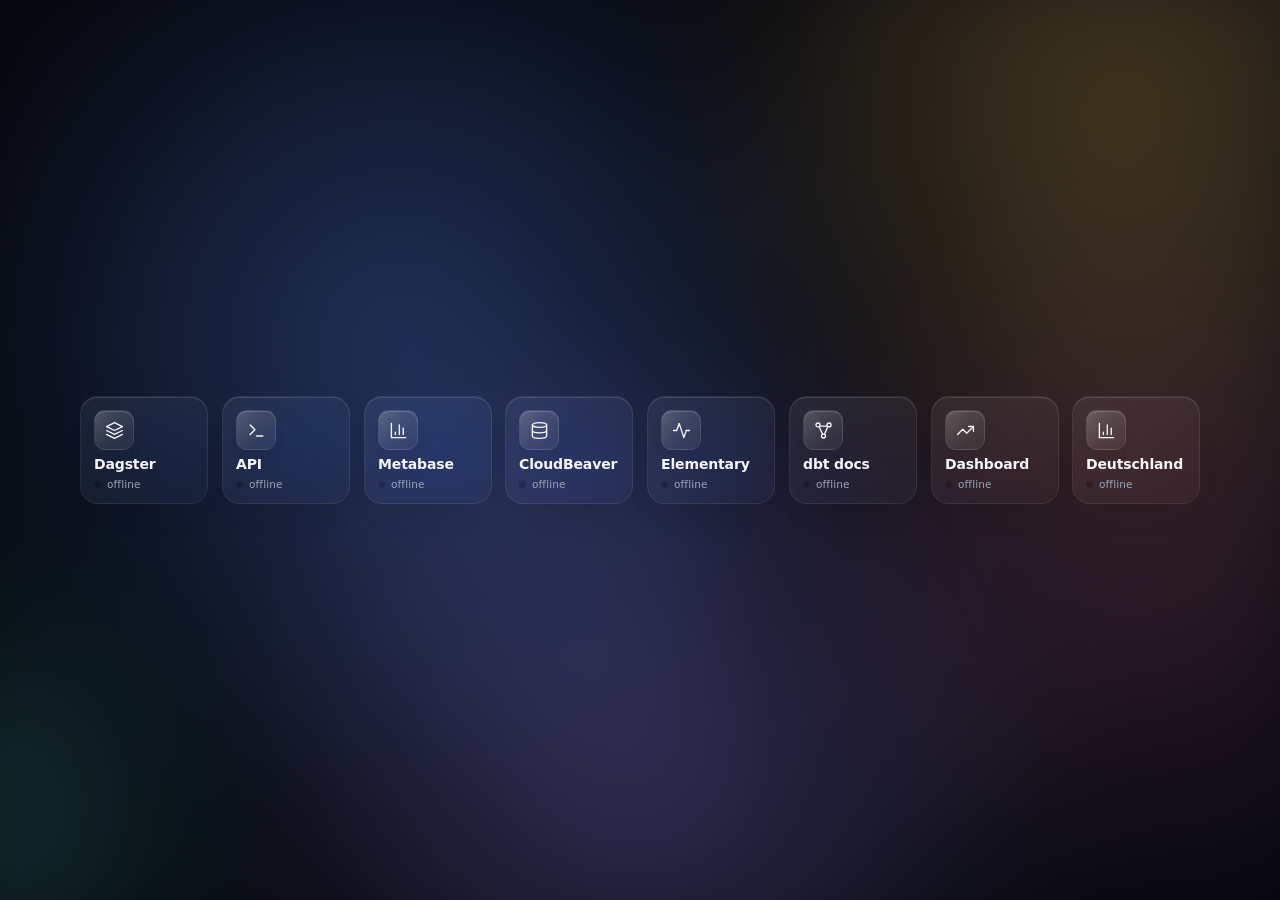
<file: launchpad/index.html>
<!doctype html>
<html lang="en">
<head>
<meta charset="utf-8" />
<meta name="viewport" content="width=device-width, initial-scale=1" />
<title>FX Macro — Control Plane</title>
<link rel="stylesheet" href="design-system/design-system.css" />
</head>
<body>
  <canvas id="bg" aria-hidden="true"></canvas>
  <div class="ambient" aria-hidden="true">
    <div class="blob b1"></div>
    <div class="blob b2"></div>
    <div class="blob b3"></div>
  </div>

  <main class="stage">
    <div class="grid" id="grid"></div>
  </main>

  <script src="design-system/bg-gradient.js"></script>
  <script src="design-system/design-system.js"></script>
  <script>
  // ---------------------------------------------------------------
  // Page content (kept here on purpose — this is configuration, not
  // the design system). Add a service = add one object here.
  // Keep href/health in sync with docker-compose.yml (host ports).
  // ---------------------------------------------------------------
  const TILES = [
    { name: "Dagster",    role: "Orchestration · lineage · runs", icon: "layers",   href: "http://127.0.0.1:3000",      health: "http://127.0.0.1:3000" },
    { name: "API",        role: "FastAPI · OpenAPI docs",          icon: "terminal", href: "http://127.0.0.1:8000/docs", health: "http://127.0.0.1:8000/health" },
    { name: "Metabase",   role: "Exploratory BI",                  icon: "chart",    href: "http://127.0.0.1:3001",      health: "http://127.0.0.1:3001/api/health" },
    { name: "CloudBeaver",role: "SQL workbench · DB browser",      icon: "database", href: "http://127.0.0.1:8978",      health: "http://127.0.0.1:8978" },
    { name: "Elementary", role: "Data-quality report (edr)",       icon: "activity", href: "http://127.0.0.1:8081",      health: "http://127.0.0.1:8081" },
    { name: "dbt docs",   role: "Lineage · dbt DAG",               icon: "graph",    href: "http://127.0.0.1:8083",      health: "http://127.0.0.1:8083" },
    { name: "Dashboard",  role: "Streamlit · forecast studio",     icon: "forecast", href: "http://127.0.0.1:8501",      health: "http://127.0.0.1:8501/_stcore/health" },
    { name: "Deutschland",role: "D3 · German macro dashboard",      icon: "chart",    href: "http://127.0.0.1:8084",      health: "http://127.0.0.1:8084/health" },
  ];

  // Tiles are published on the host at these ports, so the URLs above are
  // written against localhost and are correct when the hub is opened on the dev
  // machine. Opened from any other device (phone over Tailscale, another
  // laptop), localhost means *that* device, so rewrite the host to whatever we
  // were served from, leaving host-local browsing untouched.
  // Scheme stays http: the services are plain HTTP on their published ports,
  // regardless of how this page itself was loaded.
  const HOST = location.hostname;
  const IS_LOCAL = ["", "localhost", "127.0.0.1", "::1", "[::1]"].includes(HOST);
  if (!IS_LOCAL) {
    for (const t of TILES) {
      t.href = t.href.replace("127.0.0.1", HOST);
      if (t.health) t.health = t.health.replace("127.0.0.1", HOST);
    }
  }

  const ICONS = {
    layers:   `<svg viewBox="0 0 24 24" fill="none" stroke="currentColor" stroke-width="1.7" stroke-linecap="round" stroke-linejoin="round"><path d="M12 2 2 7l10 5 10-5-10-5Z"/><path d="m2 12 10 5 10-5"/><path d="m2 17 10 5 10-5"/></svg>`,
    chart:    `<svg viewBox="0 0 24 24" fill="none" stroke="currentColor" stroke-width="1.7" stroke-linecap="round" stroke-linejoin="round"><path d="M3 3v18h18"/><path d="M18 17V9"/><path d="M13 17V5"/><path d="M8 17v-3"/></svg>`,
    terminal: `<svg viewBox="0 0 24 24" fill="none" stroke="currentColor" stroke-width="1.7" stroke-linecap="round" stroke-linejoin="round"><polyline points="4 17 10 11 4 5"/><line x1="12" x2="20" y1="19" y2="19"/></svg>`,
    activity: `<svg viewBox="0 0 24 24" fill="none" stroke="currentColor" stroke-width="1.7" stroke-linecap="round" stroke-linejoin="round"><path d="M22 12h-4l-3 9L9 3l-3 9H2"/></svg>`,
    rocket:   `<svg viewBox="0 0 24 24" fill="none" stroke="currentColor" stroke-width="1.7" stroke-linecap="round" stroke-linejoin="round"><path d="M4.5 16.5c-1.5 1.26-2 5-2 5s3.74-.5 5-2c.71-.84.7-2.13-.09-2.91a2.18 2.18 0 0 0-2.91-.09Z"/><path d="m12 15-3-3a22 22 0 0 1 2-3.95A12.88 12.88 0 0 1 22 2c0 2.72-.78 7.5-6 11a22.35 22.35 0 0 1-4 2Z"/><path d="M9 12H4s.55-3.03 2-4c1.62-1.08 5 0 5 0"/><path d="M12 15v5s3.03-.55 4-2c1.08-1.62 0-5 0-5"/></svg>`,
    package:  `<svg viewBox="0 0 24 24" fill="none" stroke="currentColor" stroke-width="1.7" stroke-linecap="round" stroke-linejoin="round"><path d="m7.5 4.27 9 5.15"/><path d="M21 8a2 2 0 0 0-1-1.73l-7-4a2 2 0 0 0-2 0l-7 4A2 2 0 0 0 3 8v8a2 2 0 0 0 1 1.73l7 4a2 2 0 0 0 2 0l7-4A2 2 0 0 0 21 16Z"/><path d="M3.3 7 12 12l8.7-5"/><path d="M12 22V12"/></svg>`,
    graph:    `<svg viewBox="0 0 24 24" fill="none" stroke="currentColor" stroke-width="1.7" stroke-linecap="round" stroke-linejoin="round"><circle cx="5" cy="5" r="2.5"/><circle cx="19" cy="5" r="2.5"/><circle cx="12" cy="19" r="2.5"/><path d="M7.5 6.5h9M6.6 7.2 10.9 17M17.4 7.2 13.1 17"/></svg>`,
    forecast: `<svg viewBox="0 0 24 24" fill="none" stroke="currentColor" stroke-width="1.7" stroke-linecap="round" stroke-linejoin="round"><polyline points="22 7 13.5 15.5 8.5 10.5 2 17"/><polyline points="16 7 22 7 22 13"/></svg>`,
    database: `<svg viewBox="0 0 24 24" fill="none" stroke="currentColor" stroke-width="1.7" stroke-linecap="round" stroke-linejoin="round"><ellipse cx="12" cy="5" rx="9" ry="3"/><path d="M3 5v14a9 3 0 0 0 18 0V5"/><path d="M3 12a9 3 0 0 0 18 0"/></svg>`,
  };

  const grid = document.getElementById("grid");
  const DEMO = new URLSearchParams(location.search).has("demo");

  TILES.forEach((t, i) => {
    const el = document.createElement("a");
    el.className = "tile";
    el.setAttribute("data-tilt", "");
    el.style.setProperty("--i", i);
    el.href = t.href;
    el.target = "_blank";
    el.rel = "noopener";
    el.title = t.role;

    el.innerHTML = `
      <div class="icon">${ICONS[t.icon]}</div>
      <div class="meta">
        <div class="name">${t.name}</div>
      </div>
      <div class="status" data-state="checking"><span class="dot"></span><span class="label">checking</span></div>
    `;

    grid.appendChild(el);
    FXMacro.initTilt(el);

    const statusEl = el.querySelector(".status");
    if (DEMO || !t.health) {
      if (t.health) setState(statusEl, "online", "live");
      else setState(statusEl, "online", "external");
    } else {
      check(t.health).then((up) => setState(statusEl, up ? "online" : "offline", up ? "live" : "offline"));
    }
  });

  function setState(el, state, label) {
    el.dataset.state = state;
    el.querySelector(".label").textContent = label;
  }

  async function check(url, timeout = 2500) {
    const c = new AbortController();
    const t = setTimeout(() => c.abort(), timeout);
    try {
      await fetch(url, { mode: "no-cors", cache: "no-store", signal: c.signal });
      return true;
    } catch {
      return false;
    } finally {
      clearTimeout(t);
    }
  }
  </script>
</body>
</html>
</file>
<file: launchpad/design-system/design-system.css>
/* ============================================================================
   FX Macro — Design System · Entry
   ----------------------------------------------------------------------------
   Link this one file from a page. It loads the three layers in order:
     tokens.css     → atoms (single source of truth for values)
     base.css       → element reset + defaults
     components.css → molecules (ambient, stage, grid, tile, icon, status)
   ========================================================================== */

@import "tokens.css";
@import "base.css";
@import "components.css";
</file>
